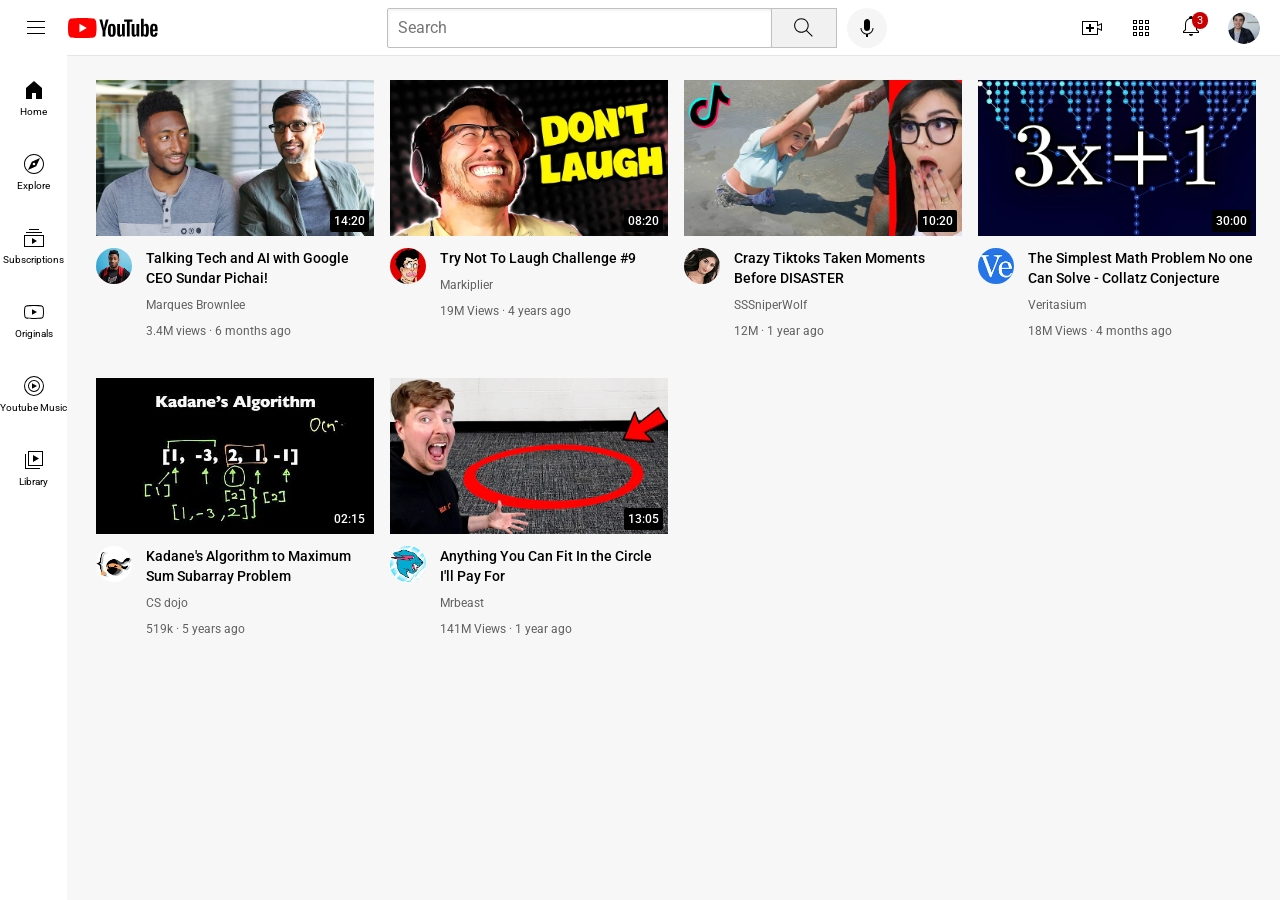
<file: index.html>
<!DOCTYPE html>
<html>
  <head>
    <title>Youtube.com clone</title>
    
    <link rel="preconnect" href="https://fonts.googleapis.com">
    <link rel="preconnect" href="https://fonts.gstatic.com" crossorigin>
    <link href="https://fonts.googleapis.com/css2?family=Roboto:ital,wght@0,100..900;1,100..900&display=swap" rel="stylesheet">
    
    <link rel="stylesheet" href="style/general.css">
    <link rel="stylesheet" href="style/header.css">
    <link rel="stylesheet" href="style/video.css">
    <link rel="stylesheet" href="style/sidebar.css">
  </head>
  
  <body>
      <div class="header">
         <div class="left-section">
          <img class="hamburger" src="icon/hamburger-menu.svg">
          <img class="youtubelogo" src="icon/youtube-logo.svg">
         </div>
         <div class="middle-section">
           <input class="search" type="text" placeholder="Search">
           <button class="searchbutton">
            <img class="searchicon" src="icon/search.svg">
            <div class="tooltip">Search</div>
           </button>
           <button class="voicesearch">
            <img class="voiceicon" src="icon/voice-search-icon.svg">
            <div class="tooltip">Search With Your Voice</div>
           </button>
         </div>
        <div class="right-section">
          <div class="upload_icon">
              <img class="upladicon" src="icon/upload.svg">
               <div class="tooltip">Create</div>
           </button>
          </div>
        
          <img class="yticon" src="icon/youtube-apps.svg">
          <div class="notificon">
             <img class="notif" src="icon/notifications.svg">
             <div class="notifcount">
              3
             </div>
          </div>
          <img class="user" src="channel/my-channel.jpeg">
        </div>
      </div>
      
      <div class="sidebar">
        <div class="sidebarlink">
          <img src="icon/home.svg">
          <div>Home</div>
        </div> 
        <div class="sidebarlink">
          <img src="icon/explore.svg">
          <div>Explore</div>
        </div>
        <div class="sidebarlink">
          <img src="icon/subscriptions.svg">
          <div>Subscriptions</div>
        </div>
        <div class="sidebarlink">
          <img src="icon/originals.svg">
          <div>Originals</div>
        </div>
        <div class="sidebarlink">
          <img src="icon/youtube-music.svg">
          <div>Youtube Music</div>
        </div>
        <div class="sidebarlink">
          <img src="icon/library.svg">
          <div>Library</div>
        </div>
      </div>
      <!---->
       
      <div class="video-grid">
        <div class="preview">
      <div class="thumbnail-row">
        <img class="thumbnail" src="thumbnail/thumbnail-1.webp" >
        <div class="time">14:20</div>
      </div>
      <div class="video-info-grid">
        <div class="channelpic">
          <img class="profilepic" src="channel/channel-1.jpeg">
        </div>
        <div class="channelinf">
           <p class="title">
        Talking Tech and AI with Google CEO Sundar Pichai!
      </p>
      <p class="author">
        Marques Brownlee
      </p>
      <p class="stats">
        3.4M views &#183; 6 months ago
      </p>
        </div>
      </div>
    </div>
    
    <div class="preview">
      <div class="thumbnail-row">
        <img class="thumbnail" src="thumbnail/thumbnail-2.webp" >
        <div class="time">08:20</div>
      </div>
      <div class="video-info-grid">
        <div class="channelpic">
          <img class="profilepic" src="channel/channel-2.jpeg">
        </div>
        <div class="channelinf">
           <p class="title">
        Try Not To Laugh Challenge #9
      </p>
      <p class="author">
        Markiplier
      </p>
      <p class="stats">
        19M Views &#183; 4 years ago
      </p>
        </div>
      </div>
    </div>
      <div class="preview">
      <div class="thumbnail-row">
        <img class="thumbnail" src="thumbnail/thumbnail-3.webp" >
        <div class="time">10:20</div>
      </div>
      <div class="video-info-grid">
        <div class="channelpic">
          <img class="profilepic" src="channel/channel-3.jpeg">
        </div>
        <div class="channelinf">
           <p class="title">
            Crazy Tiktoks Taken Moments Before DISASTER
      </p>
      <p class="author">
        SSSniperWolf
      </p>
      <p class="stats">
       12M &#183; 1 year ago
      </p>
        </div>
      </div>
    </div>
    <div class="preview">
      <div class="thumbnail-row">
        <img class="thumbnail" src="thumbnail/thumbnail-4.webp" >
        <div class="time">30:00</div>
      </div>
      <div class="video-info-grid">
        <div class="channelpic">
          <img class="profilepic" src="channel/channel-4.jpeg">
        </div>
        <div class="channelinf">
           <p class="title">
            The Simplest Math Problem No one Can Solve - Collatz Conjecture
      </p>
      <p class="author">
        Veritasium
      </p>
      <p class="stats">
        18M Views &#183; 4 months ago
      </p>
        </div>
      </div>
    </div>
      <div class="preview">
      <div class="thumbnail-row">
        <img class="thumbnail" src="thumbnail/thumbnail-5.webp" >
        <div class="time">02:15</div>
      </div>
      <div class="video-info-grid">
        <div class="channelpic">
          <img class="profilepic" src="channel/channel-5.jpeg">
        </div>
        <div class="channelinf">
           <p class="title">
        Kadane's Algorithm to Maximum Sum Subarray Problem
      </p>
      <p class="author">
        CS dojo
      </p>
      <p class="stats">
        519k &#183; 5 years ago
      </p>
        </div>
      </div>
    </div>
    <div class="preview">
      <div class="thumbnail-row">
        <img class="thumbnail" src="thumbnail/thumbnail-6.webp" >
        <div class="time">13:05</div>
      </div>
      <div class="video-info-grid">
        <div class="channelpic">
          <img class="profilepic" src="channel/channel-6.jpeg">
        </div>
        <div class="channelinf">
           <p class="title">
        Anything You Can Fit In the Circle I'll Pay For
      </p>
      <p class="author">
        Mrbeast
      </p>
      <p class="stats">
        141M Views &#183; 1 year ago
      </p>
        </div>
      </div>
    </div>
      </div>
  </body>
</html>
</file>
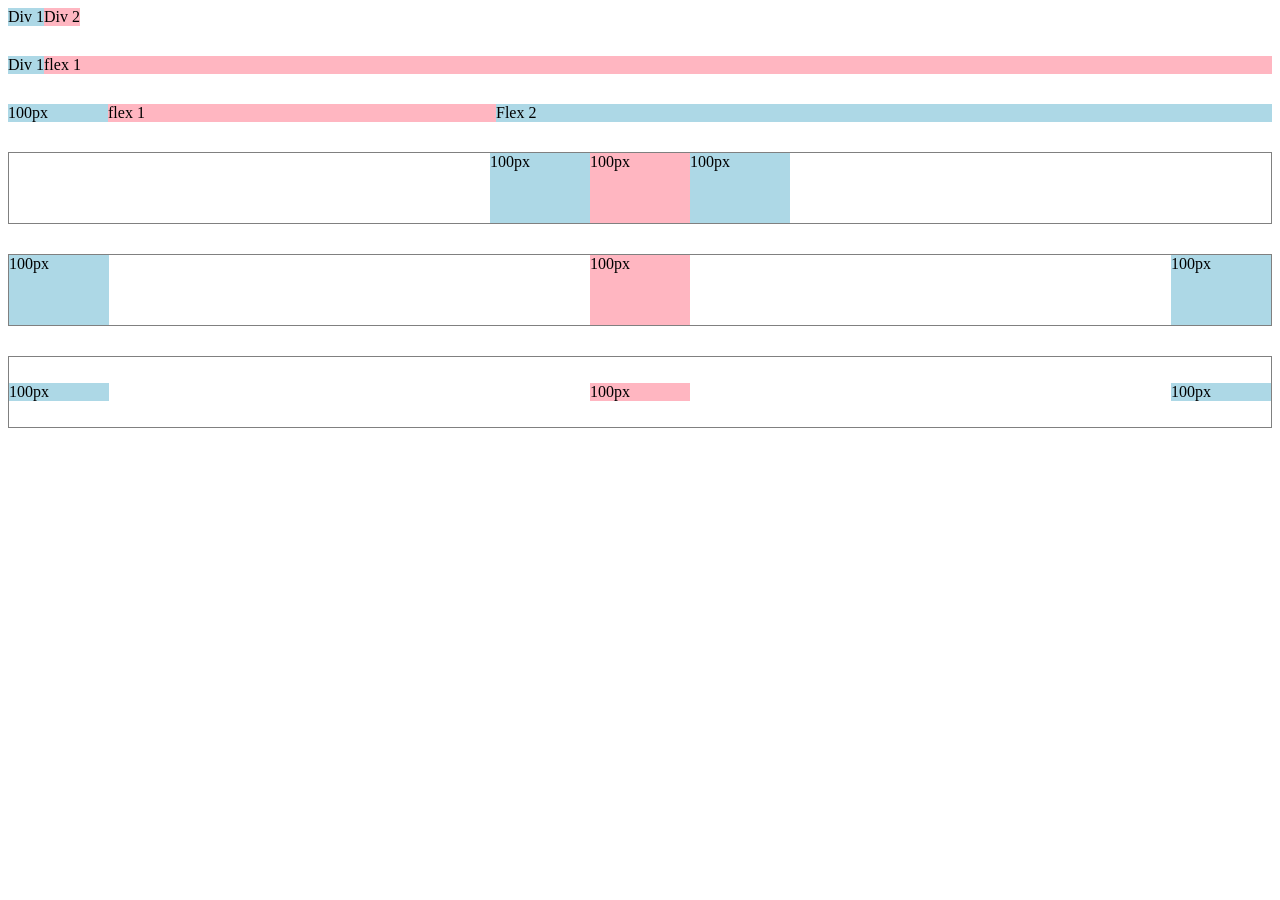
<file: flexbox.html>
<!DOCTYPE html>

<head>
  <title>Flexbox Practice</title>
</head>
<body style="padding-bottom: 100px;">
  <div style="display: flex;
              flex-direction: row;">
    <div style="background-color: lightblue;">Div 1</div>
    <div style="background-color: lightpink;">Div 2</div>
  </div>
  
  <div style="display: flex;
              flex-direction: row;
              margin-top: 30px;">
    <div style="background-color: lightblue;">Div 1</div>
    <div style="background-color: lightpink; flex: 1;">flex 1</div>
  </div>
  
   <div style="display: flex;
              flex-direction: row;
              margin-top: 30px;">
    <div style="background-color: lightblue; width: 100px;">100px</div>
    <div style="background-color: lightpink; flex: 1;">flex 1</div>
    <div style="background-color: lightblue; flex: 2;">Flex 2</div>
  </div>
  
  <div style="display: flex;
              flex-direction: row;
              margin-top: 30px;
              border-width: 1px;
              border-style: solid;
              border-color: gray;
              height: 70px;
              justify-content: center;">
    <div style="background-color: lightblue; width: 100px;">100px</div>
    <div style="background-color: lightpink; width: 100px;">100px</div>
    <div style="background-color: lightblue; width: 100px;">100px</div>
  </div>
  
  <div style="display: flex;
              flex-direction: row;
              margin-top: 30px;
              border-width: 1px;
              border-style: solid;
              border-color: gray;
              height: 70px;
              justify-content: space-between;">
    <div style="background-color: lightblue; width: 100px;">100px</div>
    <div style="background-color: lightpink; width: 100px;">100px</div>
    <div style="background-color: lightblue; width: 100px;">100px</div>
  </div>
  
  <div style="display: flex;
              flex-direction: row;
              margin-top: 30px;
              border-width: 1px;
              border-style: solid;
              border-color: gray;
              height: 70px;
              justify-content: space-between;
              align-items: center;">
    <div style="background-color: lightblue; width: 100px;">100px</div>
    <div style="background-color: lightpink; width: 100px;">100px</div>
    <div style="background-color: lightblue; width: 100px;">100px</div>
  </div>
  
</body>
</html>
</file>
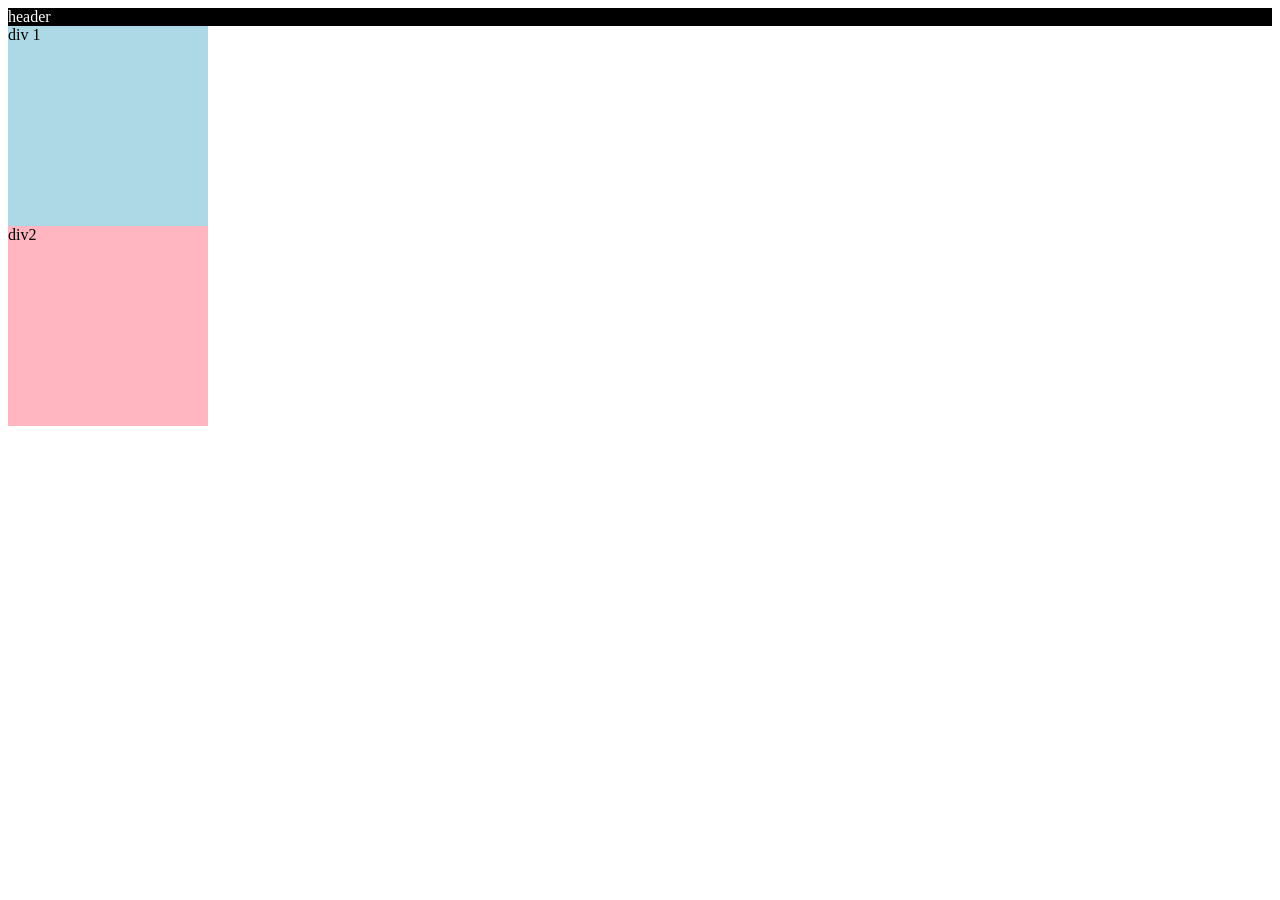
<file: position.html>
<!DOCTYPE html>
  <head>
    <title>Position practice</title>
  </head>
  <body>
    <div style="background-color: black;
                color: white;">
      header
    </div>
    <div style="background-color: lightblue;
                height: 200px;
                width: 200px;
                position: static;">
      div 1
    </div>
    <div style="background-color: lightpink;
                height: 200px;
                width: 200px;">
      div2
    </div>
  </body>
</html>
</file>
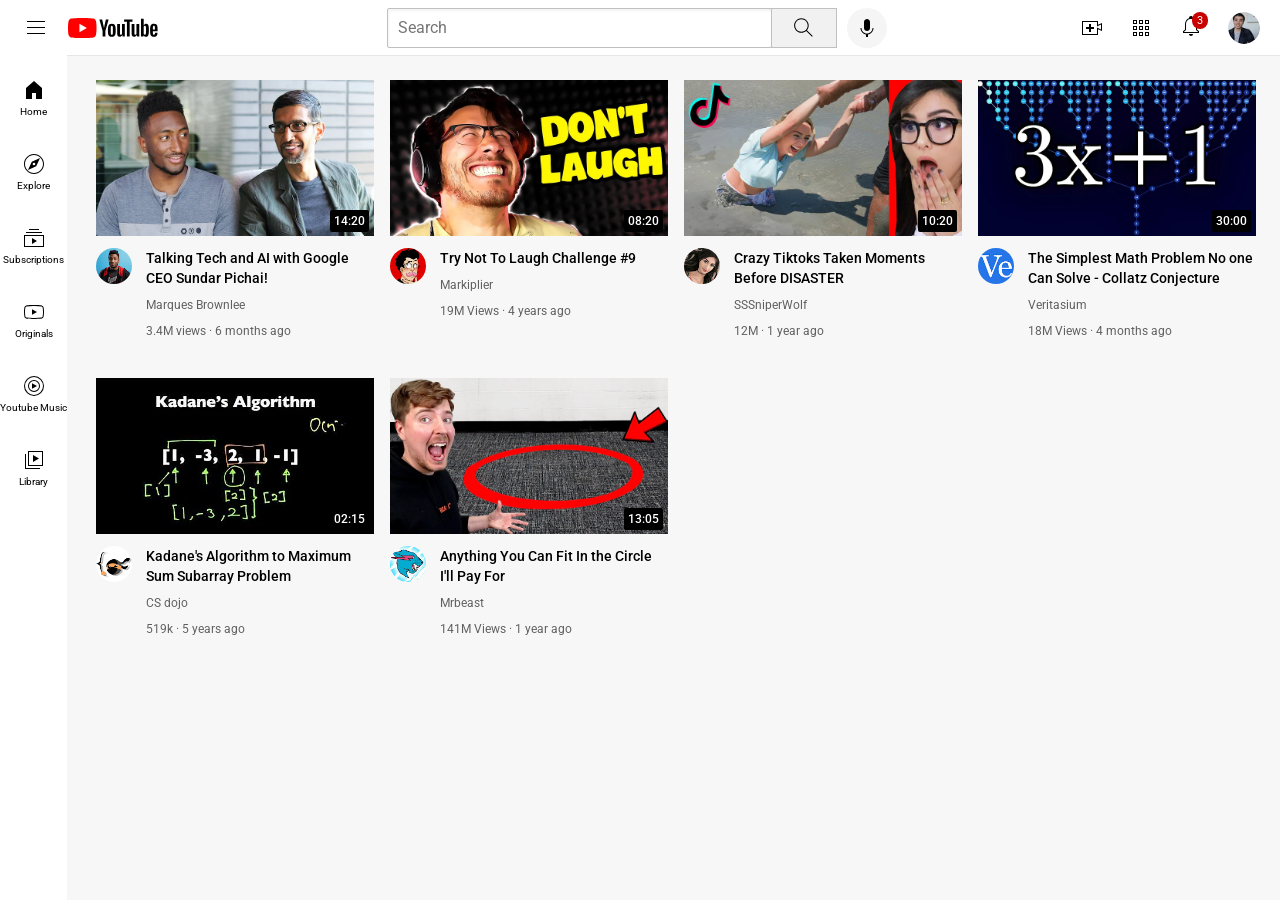
<file: youtube.html>
<!DOCTYPE html>
<html>
  <head>
    <title>Youtube.com clone</title>
    
    <link rel="preconnect" href="https://fonts.googleapis.com">
    <link rel="preconnect" href="https://fonts.gstatic.com" crossorigin>
    <link href="https://fonts.googleapis.com/css2?family=Roboto:ital,wght@0,100..900;1,100..900&display=swap" rel="stylesheet">
    
    <link rel="stylesheet" href="style/general.css">
    <link rel="stylesheet" href="style/header.css">
    <link rel="stylesheet" href="style/video.css">
    <link rel="stylesheet" href="style/sidebar.css">
  </head>
  
  <body>
      <div class="header">
         <div class="left-section">
          <img class="hamburger" src="icon/hamburger-menu.svg">
          <img class="youtubelogo" src="icon/youtube-logo.svg">
         </div>
         <div class="middle-section">
           <input class="search" type="text" placeholder="Search">
           <button class="searchbutton">
            <img class="searchicon" src="icon/search.svg">
            <div class="tooltip">Search</div>
           </button>
           <button class="voicesearch">
            <img class="voiceicon" src="icon/voice-search-icon.svg">
            <div class="tooltip">Search With Your Voice</div>
           </button>
         </div>
        <div class="right-section">
          <div class="upload_icon">
              <img class="upladicon" src="icon/upload.svg">
               <div class="tooltip">Create</div>
           </button>
          </div>
        
          <img class="yticon" src="icon/youtube-apps.svg">
          <div class="notificon">
             <img class="notif" src="icon/notifications.svg">
             <div class="notifcount">
              3
             </div>
          </div>
          <img class="user" src="channel/my-channel.jpeg">
        </div>
      </div>
      
      <div class="sidebar">
        <div class="sidebarlink">
          <img src="icon/home.svg">
          <div>Home</div>
        </div> 
        <div class="sidebarlink">
          <img src="icon/explore.svg">
          <div>Explore</div>
        </div>
        <div class="sidebarlink">
          <img src="icon/subscriptions.svg">
          <div>Subscriptions</div>
        </div>
        <div class="sidebarlink">
          <img src="icon/originals.svg">
          <div>Originals</div>
        </div>
        <div class="sidebarlink">
          <img src="icon/youtube-music.svg">
          <div>Youtube Music</div>
        </div>
        <div class="sidebarlink">
          <img src="icon/library.svg">
          <div>Library</div>
        </div>
      </div>
      <!---->
       
      <div class="video-grid">
        <div class="preview">
      <div class="thumbnail-row">
        <img class="thumbnail" src="thumbnail/thumbnail-1.webp" >
        <div class="time">14:20</div>
      </div>
      <div class="video-info-grid">
        <div class="channelpic">
          <img class="profilepic" src="channel/channel-1.jpeg">
        </div>
        <div class="channelinf">
           <p class="title">
        Talking Tech and AI with Google CEO Sundar Pichai!
      </p>
      <p class="author">
        Marques Brownlee
      </p>
      <p class="stats">
        3.4M views &#183; 6 months ago
      </p>
        </div>
      </div>
    </div>
    
    <div class="preview">
      <div class="thumbnail-row">
        <img class="thumbnail" src="thumbnail/thumbnail-2.webp" >
        <div class="time">08:20</div>
      </div>
      <div class="video-info-grid">
        <div class="channelpic">
          <img class="profilepic" src="channel/channel-2.jpeg">
        </div>
        <div class="channelinf">
           <p class="title">
        Try Not To Laugh Challenge #9
      </p>
      <p class="author">
        Markiplier
      </p>
      <p class="stats">
        19M Views &#183; 4 years ago
      </p>
        </div>
      </div>
    </div>
      <div class="preview">
      <div class="thumbnail-row">
        <img class="thumbnail" src="thumbnail/thumbnail-3.webp" >
        <div class="time">10:20</div>
      </div>
      <div class="video-info-grid">
        <div class="channelpic">
          <img class="profilepic" src="channel/channel-3.jpeg">
        </div>
        <div class="channelinf">
           <p class="title">
            Crazy Tiktoks Taken Moments Before DISASTER
      </p>
      <p class="author">
        SSSniperWolf
      </p>
      <p class="stats">
       12M &#183; 1 year ago
      </p>
        </div>
      </div>
    </div>
    <div class="preview">
      <div class="thumbnail-row">
        <img class="thumbnail" src="thumbnail/thumbnail-4.webp" >
        <div class="time">30:00</div>
      </div>
      <div class="video-info-grid">
        <div class="channelpic">
          <img class="profilepic" src="channel/channel-4.jpeg">
        </div>
        <div class="channelinf">
           <p class="title">
            The Simplest Math Problem No one Can Solve - Collatz Conjecture
      </p>
      <p class="author">
        Veritasium
      </p>
      <p class="stats">
        18M Views &#183; 4 months ago
      </p>
        </div>
      </div>
    </div>
      <div class="preview">
      <div class="thumbnail-row">
        <img class="thumbnail" src="thumbnail/thumbnail-5.webp" >
        <div class="time">02:15</div>
      </div>
      <div class="video-info-grid">
        <div class="channelpic">
          <img class="profilepic" src="channel/channel-5.jpeg">
        </div>
        <div class="channelinf">
           <p class="title">
        Kadane's Algorithm to Maximum Sum Subarray Problem
      </p>
      <p class="author">
        CS dojo
      </p>
      <p class="stats">
        519k &#183; 5 years ago
      </p>
        </div>
      </div>
    </div>
    <div class="preview">
      <div class="thumbnail-row">
        <img class="thumbnail" src="thumbnail/thumbnail-6.webp" >
        <div class="time">13:05</div>
      </div>
      <div class="video-info-grid">
        <div class="channelpic">
          <img class="profilepic" src="channel/channel-6.jpeg">
        </div>
        <div class="channelinf">
           <p class="title">
        Anything You Can Fit In the Circle I'll Pay For
      </p>
      <p class="author">
        Mrbeast
      </p>
      <p class="stats">
        141M Views &#183; 1 year ago
      </p>
        </div>
      </div>
    </div>
      </div>
  </body>
</html>
</file>
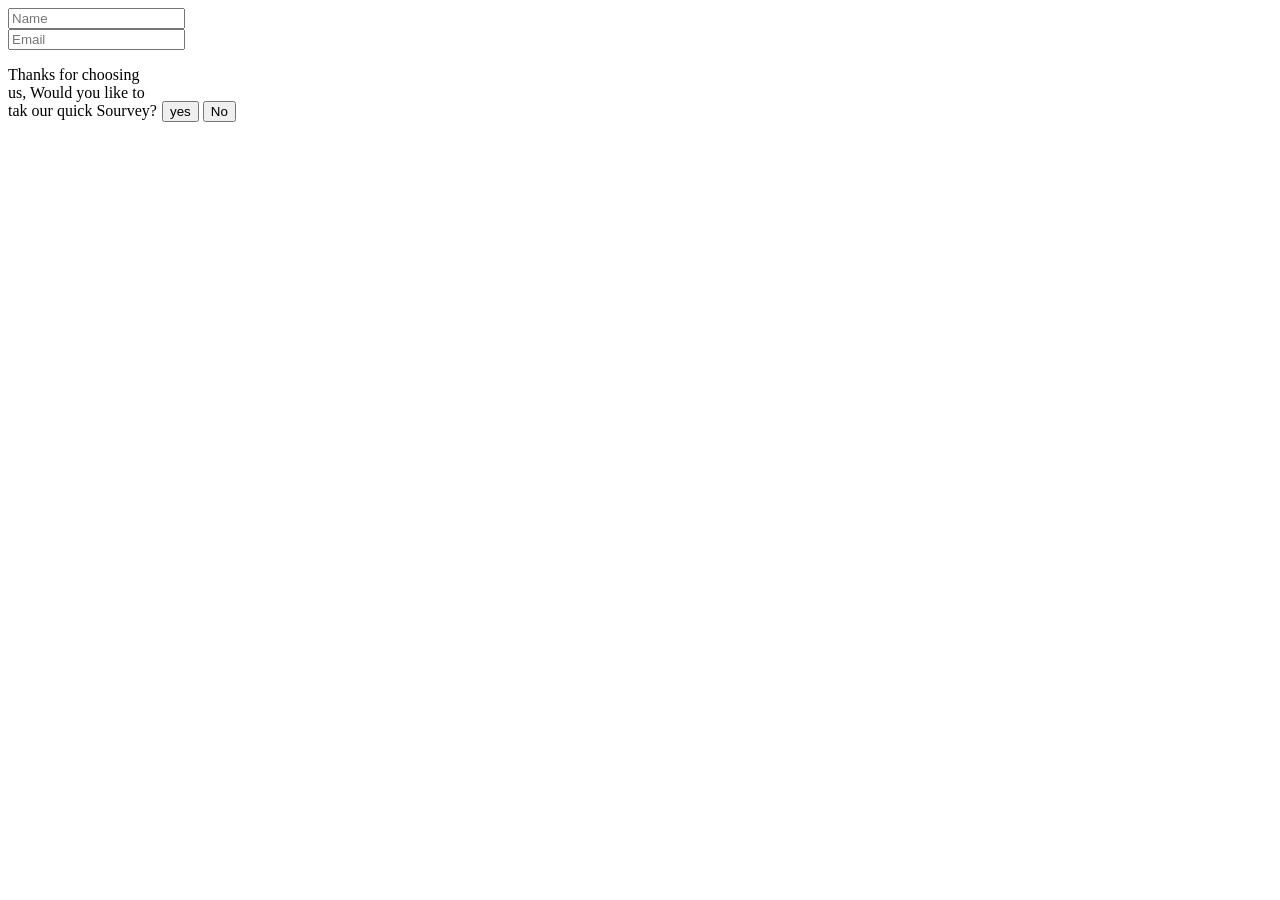
<file: exersice/display.html>
<!DOCTYPE html>
<head>
  <title>Exersice</title>
  <link rel="stylesheet" href="display.css">
</head>
<body>
  <input class="name" type="text" placeholder="Name">
  <input class="email" type="text" placeholder="Email">
  
  <p class="survey">
    Thanks for choosing us, Would you like to tak our quick Sourvey?
  </p>
  <button class="y">yes</button>
  <button class="n">No</button>
  
</body>
</html>
</file>
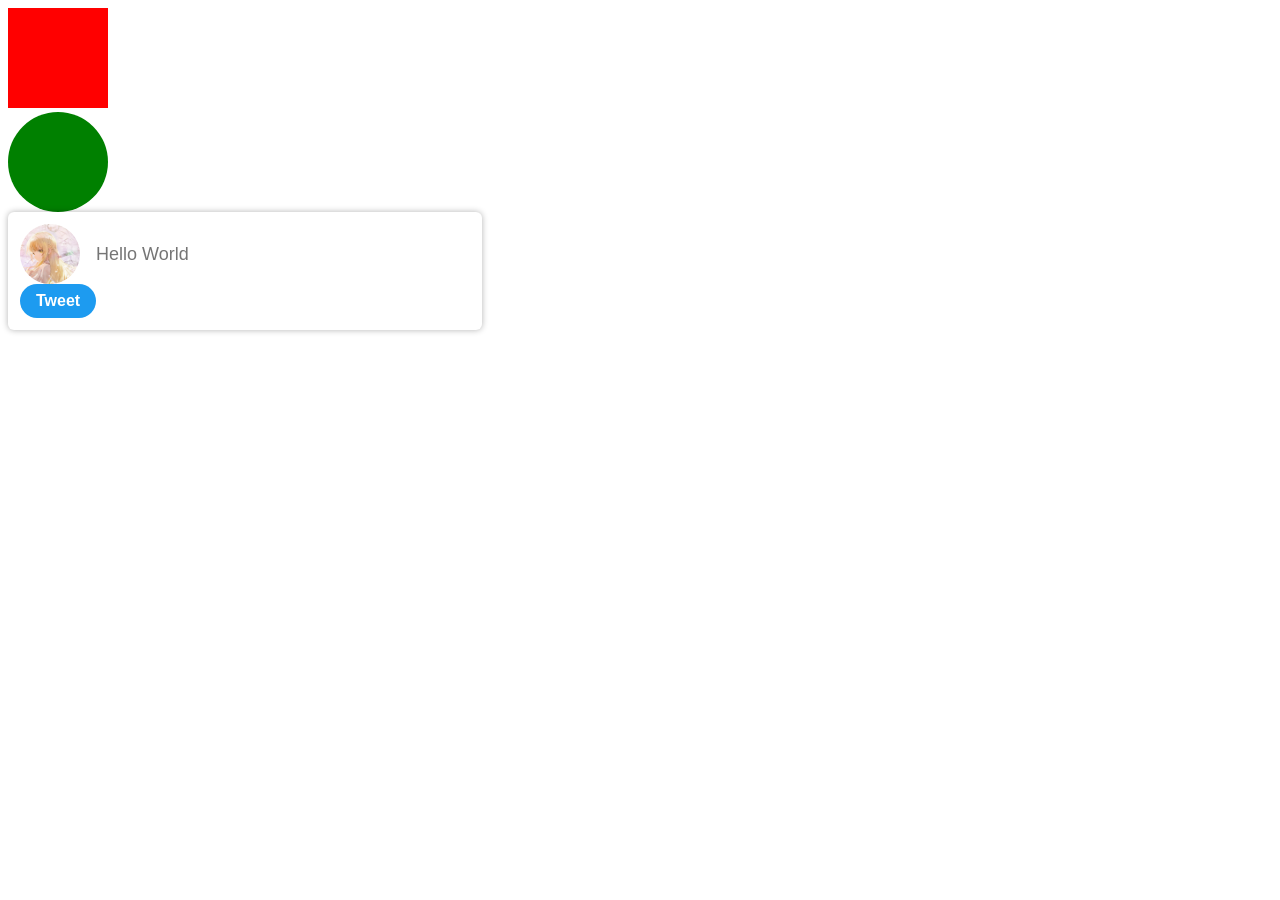
<file: exersice/div.html>
<!DOCTYPE html>
<head>
  <title>Exersice</title>
  <style>
    .square{
      background-color: red;
      width: 100px;
      height: 100px;
      display:inline-block;
    }
    .circle{
      background-color: green;
      width: 100px;
      height: 100px;
      border-radius: 50px;
    }
    .picture{
      width: 60px;
      height: 60px;
      object-fit: cover;
      border-radius: 30px;
      vertical-align: middle;
      margin-right: 10px;
    }
    .textbox{
      font-size: 18px;
      border: none;
      width: 300px;
      vertical-align: middle;
    }
    .profile{
      box-shadow: 0 0 6px rgba(0, 0, 0, 0.3);
      padding-top: 12px;
      padding-bottom: 12px;
      padding-left: 12px;
      padding-right: 12px;
      width: 450px;
      border-radius: 6px;
    }
    .button{
      background-color: rgb(29, 155, 240);
      color: white;
      border: none;
      padding-top: 8px;
      padding-bottom: 8px;
      padding-left: 16px;
      padding-right: 16px;
      border-radius: 30px;
      font-size: 16px;
      font-weight: bold;
      vertical-align: middle;
    }
  </style>
</head>
<body>
    <div class="square"></div>
    <div class="circle"></div>
    <div class="profile">
      <img class="picture" src="image/Profile_1.png">
      <input class="textbox" type="text" placeholder="Hello World">
      <button class="button">Tweet</button>
    </div>
</body>
</html>
</file>
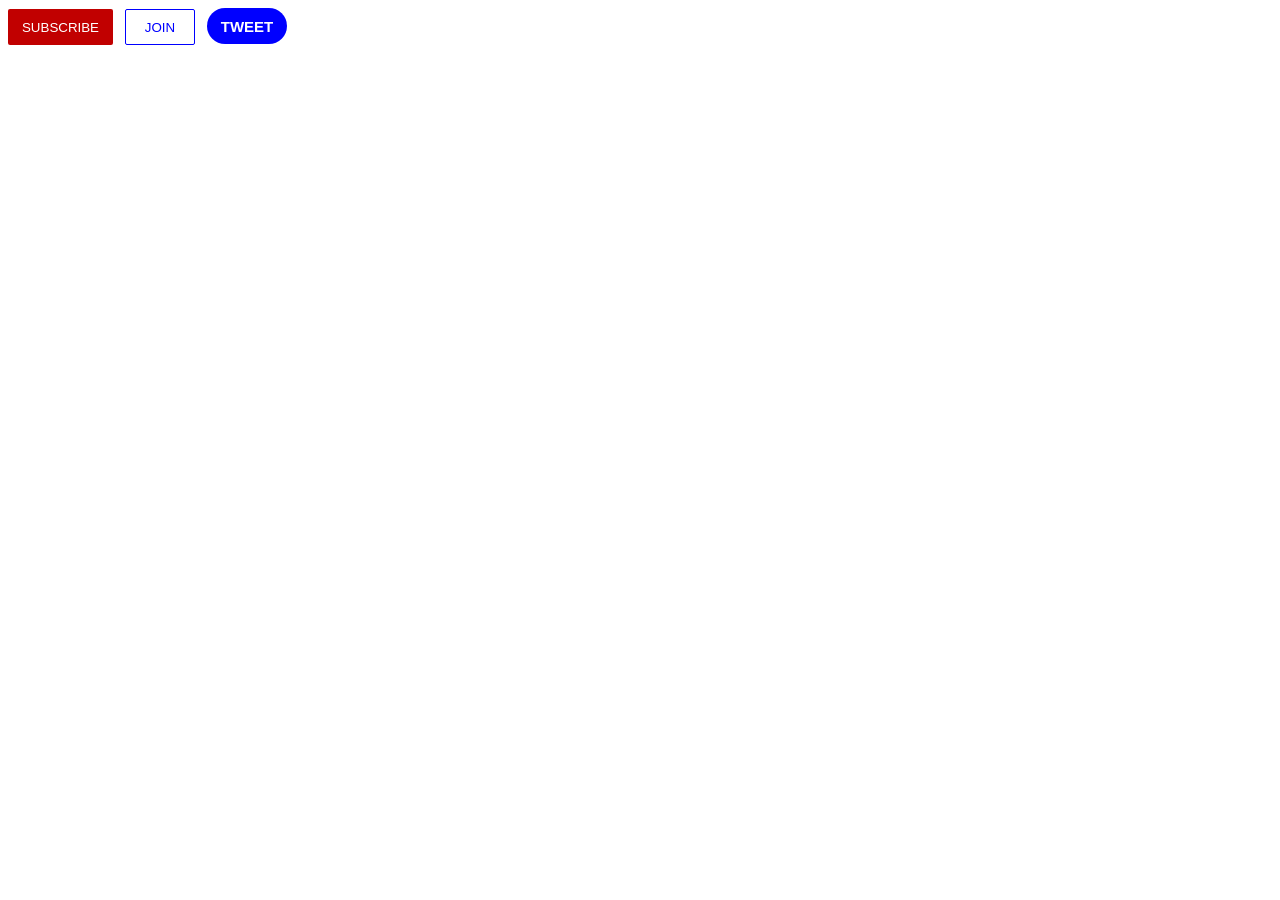
<file: Intro-to-html/button.html>
<!DOCTYPE html>
<head>
  <title>Button Practice</title>
  <link rel="stylesheet" href="Style/Button.css">
</head>
<body>

<button class="subscribe">SUBSCRIBE</button>

<button class="join">
  JOIN
</button>
<button class="twt">
  TWEET
</button>  
</body>
</html>


<!--Pengganti Margin Lebih baik menggunakan Padding-->
</file>
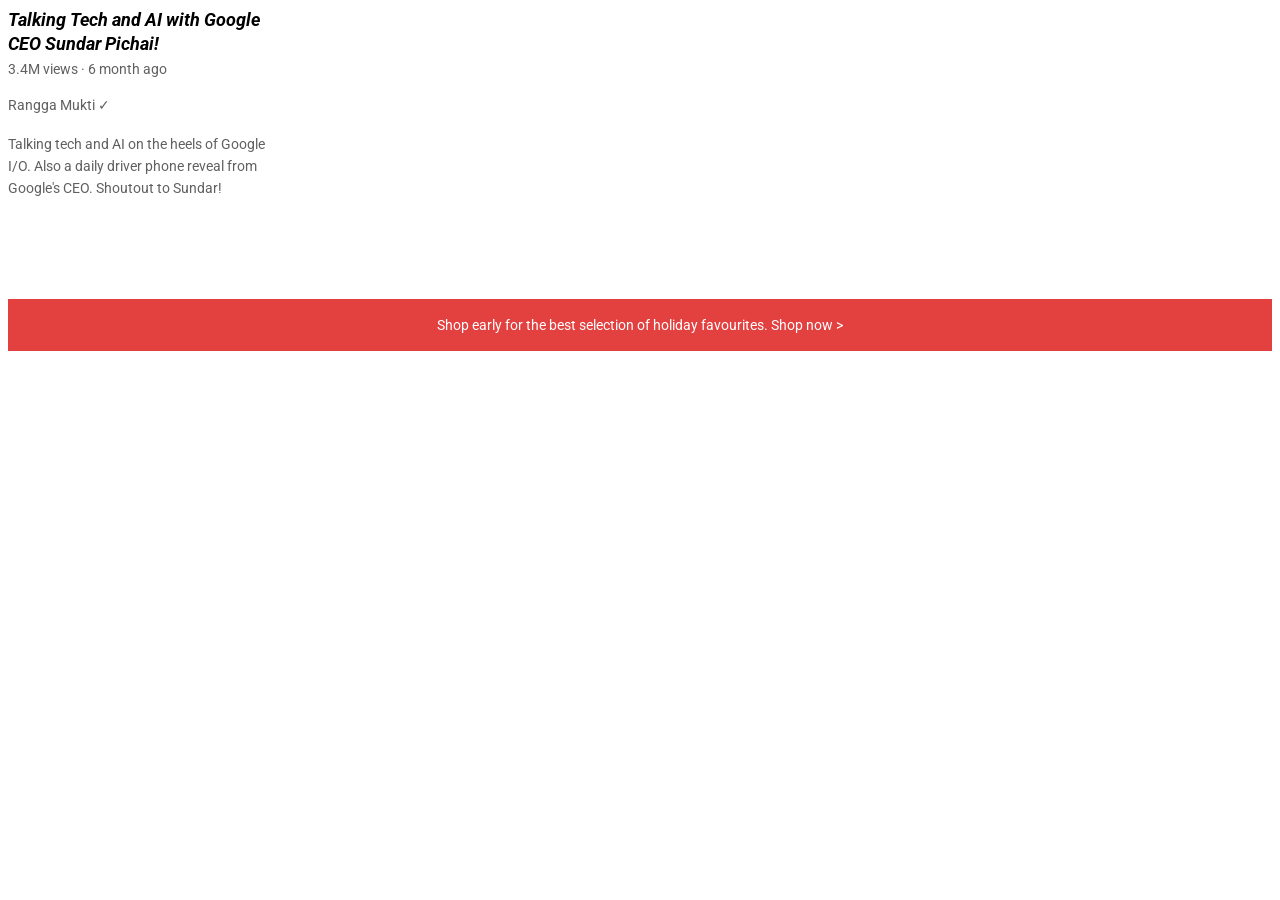
<file: Intro-to-html/text.html>
<!DOCTYPE html>
<html>
  <head>
    <title>Text Practice</title>
    <link rel="preconnect" href="https://fonts.googleapis.com">
    <link rel="preconnect" href="https://fonts.gstatic.com" crossorigin>
    <link href="https://fonts.googleapis.com/css2?family=Roboto:ital,wght@0,100..900;1,100..900&display=swap" rel="stylesheet">
    <link rel="stylesheet" href="Style/Text.css">
  </head>
  <body>
    <p class="title"> 
        Talking Tech and AI with Google CEO Sundar Pichai!
    </p>

    <p class="stat">
      3.4M views &#183; 6 month ago 
    </p>

    <p class="name">
      Rangga Mukti &#10003;
    </p>

    <p class="video">
      Talking tech and AI on the heels of Google I/O. Also a daily driver phone reveal from Google's CEO. Shoutout to Sundar!
    </p>

    <p class="text">
      Shop early for the best selection of holiday favourites. <span class="shop">Shop now &#62;</span>
    </p>
  </body>
</html>

<!--paragraph or <p> has default margin spacing by 14px-->
</file>
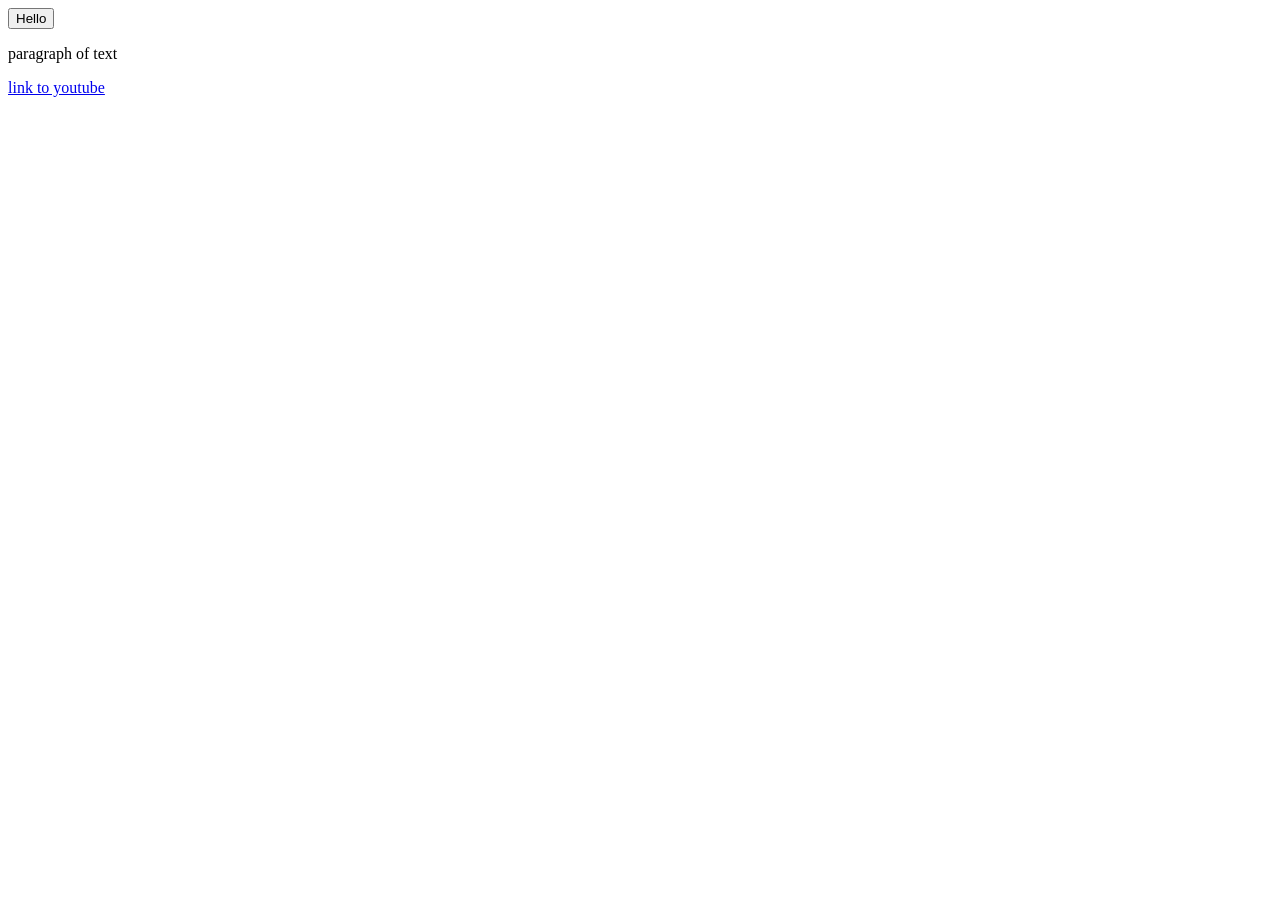
<file: Intro-to-html/website.html>
<!DOCTYPE html>
<html>
  <head>
    <title>First Website</title>
  </head>
    <body>
      <button>Hello</button>
      <p>paragraph of text</p>
      <a href="https://www.youtube.com/" target="_blank">link to youtube</a>
    </body>
</html>
</file>
<file: style/general.css>
p{
        font-family: Roboto, arial;
        margin-top: 0;
        margin-bottom: 0;
}

body{
  margin: 0;
  padding-top: 80px;
  padding-left: 96px;
  padding-right: 24px;
  background-color: rgb(247, 247, 247);
}
</file>
<file: style/header.css>
.header{
  height: 55px;
  display: flex;
  flex-direction: row;
  justify-content: space-between;
  position: fixed;
  top: 0;
  right: 0;
  left: 0;
  background-color: white;
  border-bottom-width: 1px;
  border-bottom-style: solid;
  border-bottom-color: rgb(230, 230, 230);
  z-index: 100;
}

.left-section{
  display: flex;
  align-items: center;
}

.hamburger{
  height: 24px;
  margin-left: 24px;
  margin-right: 20px;
}

.youtubelogo{
  height: 20px;
}
      
.middle-section{
  flex: 1;
  margin-left: 70px;
  margin-right: 35px; 
  max-width: 500px;
  display: flex;
  align-items: center;
}

.search{
  flex: 1;  
  width: 0;
  height: 36px;
  padding-left: 10px;
  font-size: 16px;
  border: 1px solid rgb(192, 192, 192);
  border-radius: 2px;
  box-shadow: inset 1px 2px 3px rgba(0, 0, 0, 0.05);
}

.search::placeholder{
  font-family: Roboto, Arial;
  font-size: 16px;
}

.searchbutton{
  height: 40px;
  width: 66px;
  background-color: rgb(241, 241, 241);
  border-width: 1px;
  border-style: solid;
  border-color: rgb(192, 192, 192);
  margin-left: -1px;
  margin-right: 10px;
}

.searchbutton, 
.voicesearch,
.upload_icon{
  display: flex;
  justify-content: center;
  align-items: center;
  position: relative;
}

.searchbutton .tooltip , 
.voicesearch .tooltip,
.upload_icon .tooltip{
  font-family: Roboto, Arial;
  position: absolute;
  background-color: gray;
  color: white;
  padding-top: 4px;
  padding-bottom: 4px;
  padding-right: 8px;
  padding-left: 8px;
  border-radius: 2px;
  font-size: 12px;
  bottom: -30px;
  opacity: 0;
  transition: 0.15s;
  pointer-events: none;
  white-space:nowrap;
}

.searchbutton:hover .tooltip, 
.voicesearch:hover  .tooltip,
.upload_icon:hover .tooltip{
  opacity: 1;
}

.searchicon{
  height: 25px;
}

.voicesearch{
  height: 40px;
  width: 40px;
  border-radius: 20px;
  border: none;
  background-color: rgb(245, 245, 245);
}

.voiceicon{
  height: 24px;
}

.right-section{
  width: 180px;
  display: flex;
  align-items: center;
  justify-content: space-between;
  margin-right: 20px;
  flex-shrink: 0;
}

.upladicon {
  height: 24px;
}

.yticon{
  height: 24px;
}

.notif{
  height: 24px;
}

.notificon{
  position: relative;
}

.notifcount{
  position: absolute;
  top: -2px;
  right: -5px;
  background-color: rgb(200, 0, 0);
  color: white;
  font-family: Roboto, Arial;
  font-size: 11px;
  padding-left: 5px;
  padding-right: 5px;
  padding-top: 2px;
  padding-bottom: 2px;
  border-radius: 10px;
}

.user{
  height: 32px;
  border-radius: 16px;
}
</file>
<file: style/video.css>
.thumbnail{
        width: 100%;
}

.author,.stats{
        font-size: 12px;
        color: rgb(96 96 96);
}

.author{
        margin-bottom: 12px;
}

.title{
        margin-top: 0px;
        font-size: 14px;
        font-weight: 500;
        line-height: 20px;
        margin-bottom: 10px;
}

.video-info-grid{
        display: grid;
        grid-template-columns: 50px 1fr;
}

.profilepic{
  width: 36px;
  border-radius: 50px;
}

.thumbnail-row{
        margin-bottom: 8px; 
        position: relative;
}

.video-grid{
        display: grid;
        grid-template-columns: 1fr 1fr 1fr;
        column-gap: 16px;
        row-gap: 40px;
        
}

@media (max-width: 750px){
        .video-grid{
                grid-template-columns: 1fr 1fr;
        }
}

@media (min-width: 751px) and (max-width: 999px) {
         .video-grid{
                grid-template-columns: 1fr 1fr 1fr;
        }
}


@media (min-width: 1000px) {
         .video-grid{
                grid-template-columns: 1fr 1fr 1fr 1fr;
        }
}


.time{
  background-color: black;
  color: white;
  position: absolute;
  bottom: 8px;
  right: 5px;
  font-family: Roboto, Arial;
  font-size: 12px;
  font-weight: 500;
  padding: 4px;
  border-radius: 2px;
}
</file>
<file: style/sidebar.css>
.sidebar{
  position: fixed;
  left: 0;
  bottom: 0;
  top: 55px;
  background-color: white;
  z-index: 200;
  padding-top: 5px;
}

.sidebarlink{
  height: 74px;  
  display: flex;
  justify-content: center;
  align-items: center;
  flex-direction: column;
  cursor: pointer;
}

.sidebarlink:hover{
  background-color: rgb(236, 236, 236);
}

.sidebarlink img {
  height: 24px;
  margin-bottom: 4px;
}

.sidebarlink div{
  font-family: Roboto, Arial;
  font-size: 10px;
}
</file>
<file: exersice/display.css>
.name,.email{
  display: block;
}

.survey{
  width: 150px;
  display: inline-block;
}
</file>
<file: Intro-to-html/Style/Button.css>
.subscribe {
    background-color: rgb(193, 0, 0);
    color: white;
    border: none;
    height: 36px;
    width: 105px;
    border-radius: 2px;
    cursor: pointer;
    margin-right: 8px;
    transition: opacity 0.15s;
  }
  .subscribe:hover{
    opacity: 0.7;
  }
  .subscribe:active{
    opacity: 0.5;
  }
  
  .join {
    background-color: white;
    border-color: blue;
    border-style: solid;
    border-width: 1px;
    color: blue;
    cursor: pointer;
    height: 36px;
    width: 70px;
    border-radius: 2px;
    margin-right: 8px;
    transition: color 0.15s,background-color 0.15s;
    
  }
  .join:hover{
    background-color:blue ;
    color: white;
  }
  .join:active{
    opacity: 0.5;
  }
  
  .twt {
    background-color: blue;
    color: white;
    border: none;
    width: 80px;
    height: 36px;
    border-radius: 18px;
    font-weight: bold;
    cursor: pointer;
    font-size: 15px;
    transition: box-shadow 0.15s;
  }
    .twt:hover{
      box-shadow: 5px 5px 10px rgba(0, 0, 0, 0.15);
    }
</file>
<file: Intro-to-html/Style/Text.css>
p{
    font-family: roboto;
    margin-top: 0;
  }
  .title{
    font-weight: bold;
    font-size: 18px;
    font-style: italic;
    width: 280px;
    line-height: 24px;
    margin-bottom: 5px;
  }
  .stat{
    font-size: 14px;
    color: rgb(96, 96, 96);
   margin-bottom: 20px;
  }
  .name{
    color: rgb(96, 96, 96);
    font-size: 14px;
    margin-bottom: 20px;
  }
  .video{
    font-size: 14px;
    color: rgb(96, 96, 96);
    width: 280px;
    line-height: 22px;
    margin-bottom: 100px;
  }
  
  .text{
    margin-bottom: 50px;
    font-size: 14px;
    background-color: rgb(227, 65, 64);
    color: white;
    text-align: center;
    padding-top: 18px;
    padding-bottom: 18px;
  }
  .shop{
    cursor: pointer;
  }
  .shop:hover{
    text-decoration: underline;
    
  }
</file>
